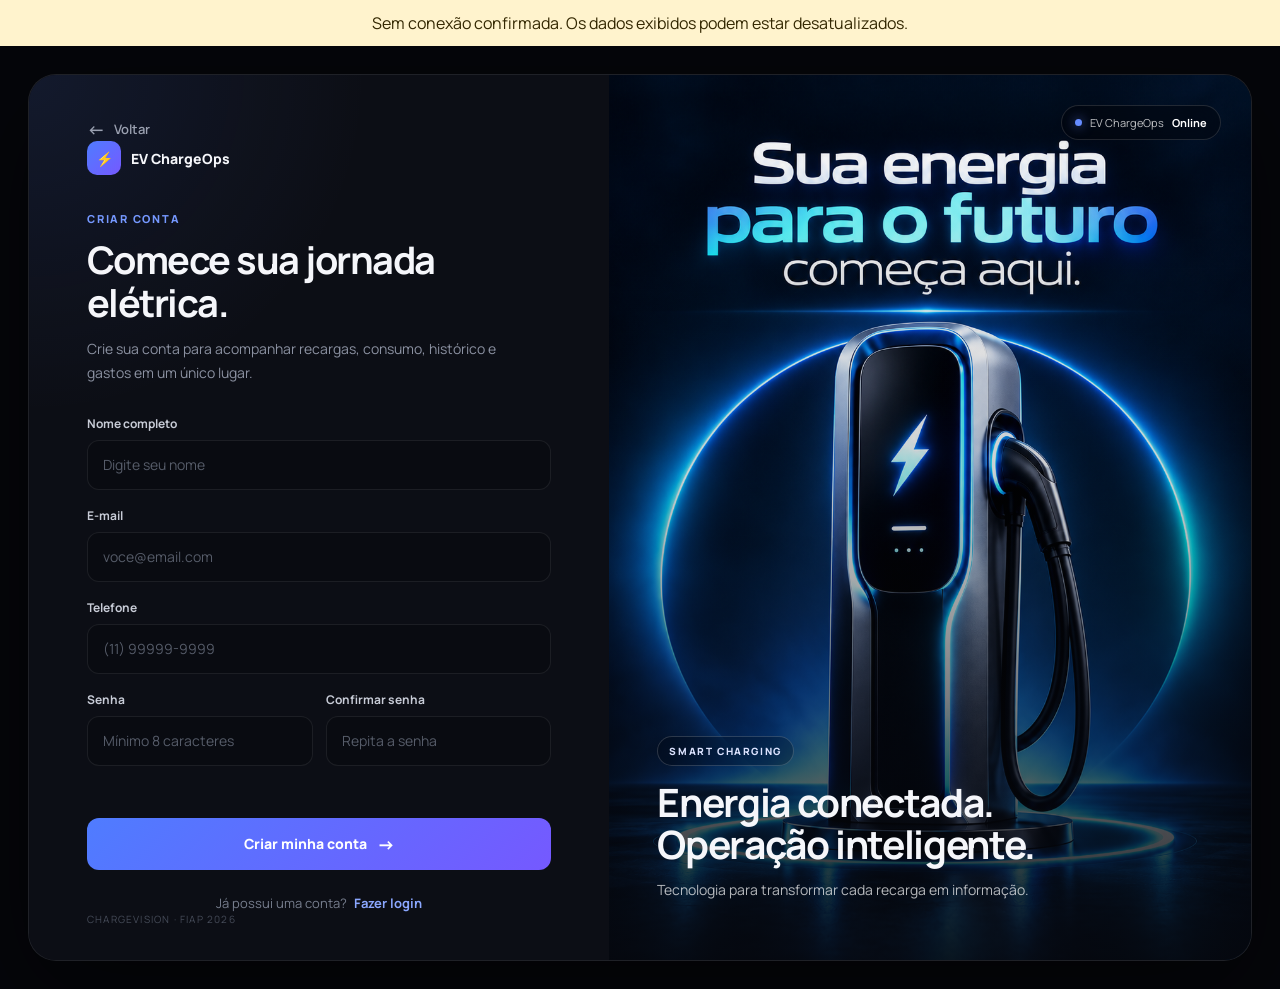
<file: frontend/cadastro.html>
<!DOCTYPE html>
<html lang="pt-BR">

<head>
    <meta charset="UTF-8">

    <meta
        name="viewport"
        content="width=device-width, initial-scale=1.0"
    >

    <title>
        Criar conta | EV ChargeOps
    </title>

    <link
        rel="preconnect"
        href="https://fonts.googleapis.com"
    >

    <link
        rel="preconnect"
        href="https://fonts.gstatic.com"
        crossorigin
    >

    <link
        href="https://fonts.googleapis.com/css2?family=Manrope:wght@400;500;600;700;800&display=swap"
        rel="stylesheet"
    >

    <link
        rel="stylesheet"
        href="cadastro.css"
    >
</head>

<body>

    <main class="cadastro-page">

        <section class="cadastro-shell">

            <!-- FORMULÁRIO -->

            <div class="cadastro-form-area">

                <a
                    class="back-link"
                    href="login.html"
                >
                    <span>←</span>
                    Voltar
                </a>

                <div class="cadastro-card">

                    <div class="brand">

                        <div class="brand-icon">
                            ⚡
                        </div>

                        <span>
                            EV ChargeOps
                        </span>

                    </div>

                    <div class="cadastro-heading">

                        <span class="heading-label">
                            CRIAR CONTA
                        </span>

                        <h1>
                            Comece sua jornada
                            elétrica.
                        </h1>

                        <p>
                            Crie sua conta para acompanhar
                            recargas, consumo, histórico e
                            gastos em um único lugar.
                        </p>

                    </div>

                    <form id="form-cadastro">

                        <div class="form-group">

                            <label for="nome">
                                Nome completo
                            </label>

                            <input
                                id="nome"
                                type="text"
                                autocomplete="name"
                                placeholder="Digite seu nome"
                                required
                            >

                        </div>

                        <div class="form-group">

                            <label for="email">
                                E-mail
                            </label>

                            <input
                                id="email"
                                type="email"
                                autocomplete="email"
                                placeholder="voce@email.com"
                                required
                            >

                        </div>

                        <div class="form-group">

                            <label for="telefone">
                                Telefone
                            </label>

                            <input
                                id="telefone"
                                type="tel"
                                autocomplete="tel"
                                placeholder="(11) 99999-9999"
                            >

                        </div>

                        <div class="form-row">

                            <div class="form-group">

                                <label for="senha">
                                    Senha
                                </label>

                                <input
                                    id="senha"
                                    type="password"
                                    minlength="8"
                                    autocomplete="new-password"
                                    placeholder="Mínimo 8 caracteres"
                                    required
                                >

                            </div>

                            <div class="form-group">

                                <label for="confirmar-senha">
                                    Confirmar senha
                                </label>

                                <input
                                    id="confirmar-senha"
                                    type="password"
                                    minlength="8"
                                    autocomplete="new-password"
                                    placeholder="Repita a senha"
                                    required
                                >

                            </div>

                        </div>

                        <div
                            id="cadastro-mensagem"
                            class="form-message"
                        ></div>

                        <button
                            id="btn-cadastrar"
                            type="submit"
                        >
                            Criar minha conta
                            <span>→</span>
                        </button>

                    </form>

                    <p class="login-link">

                        Já possui uma conta?

                        <a href="login.html">
                            Fazer login
                        </a>

                    </p>

                </div>

                <span class="footer-text">
                    ChargeVision · FIAP 2026
                </span>

            </div>

            <!-- IMAGEM -->

            <div class="cadastro-visual">

                <img
                    src="assets/cadastro-ev.jpg"
                    alt="Veículo elétrico conectado a uma estação de recarga"
                >

                <div class="visual-overlay"></div>

                <div class="visual-content">

                    <span class="visual-tag">
                        SMART CHARGING
                    </span>

                    <h2>
                        Energia conectada.
                        <br>
                        Operação inteligente.
                    </h2>

                    <p>
                        Tecnologia para transformar
                        cada recarga em informação.
                    </p>

                </div>

                <div class="visual-status">

                    <span class="status-dot"></span>

                    EV ChargeOps
                    <strong>Online</strong>

                </div>

            </div>

        </section>

    </main>

    <script src="api.js"></script>
<script src="cadastro.js"></script>

</body>

</html>
</file>
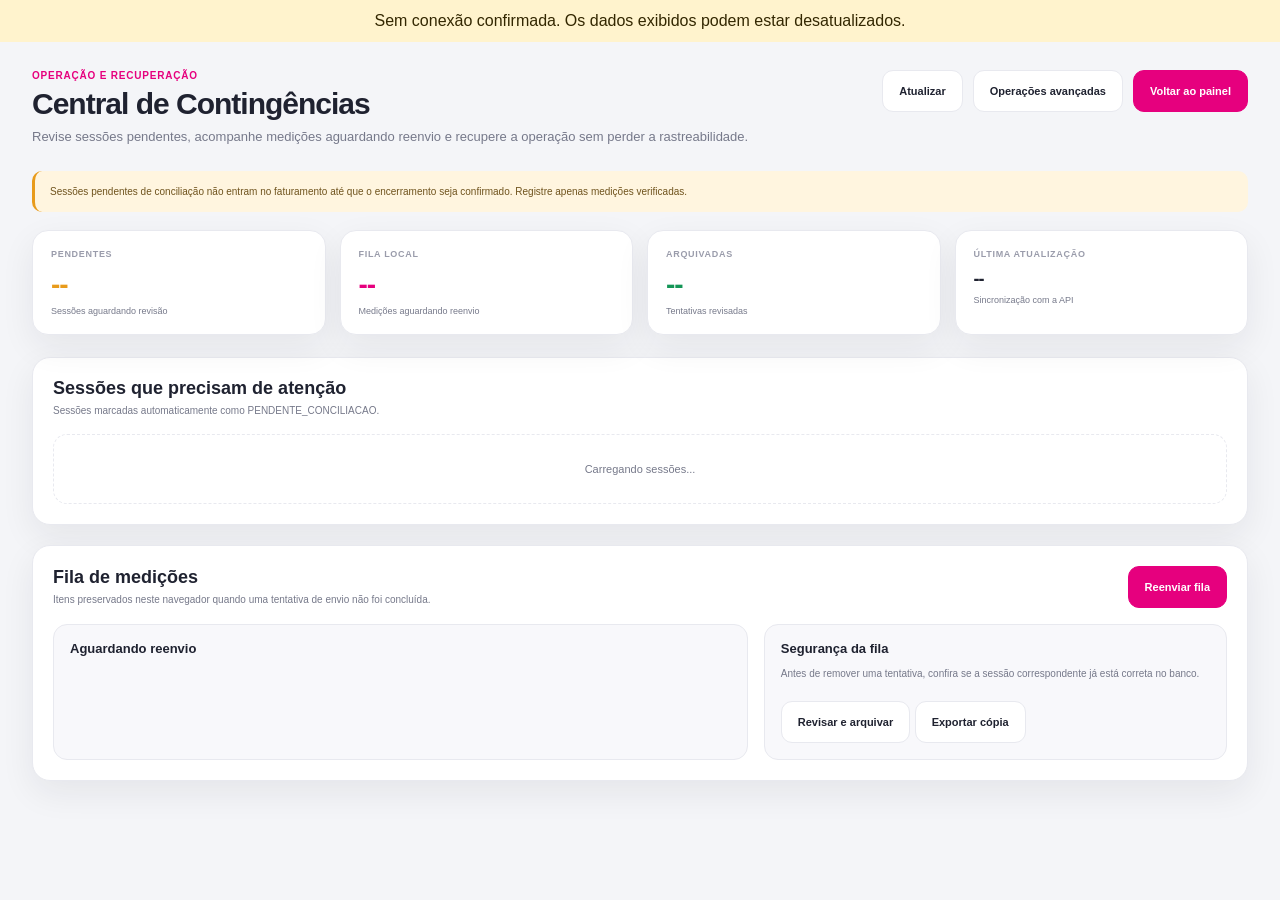
<file: frontend/contingencia.html>
<!doctype html>
<html lang="pt-BR">
<head>
    <meta charset="utf-8">
    <meta name="viewport" content="width=device-width, initial-scale=1">

    <title>Charge Vision | Contingências</title>

    <style>
        :root {
            --bg: #f4f5f8;
            --card: #ffffff;
            --card-soft: #f8f8fb;

            --text: #1f2230;
            --text-soft: #76798a;
            --text-light: #9a9cab;

            --border: #e8e9ef;

            --primary: #e6007e;
            --primary-dark: #bf0069;
            --primary-soft: #fde8f3;

            --success: #149657;
            --success-soft: #e7f7ef;

            --warning: #e89b1b;
            --warning-soft: #fff5df;

            --danger: #d9365e;
            --danger-soft: #fff1f4;

            --shadow:
                0 12px 34px
                rgba(24, 27, 40, 0.07);
        }

        * {
            box-sizing: border-box;
        }

        body {
            margin: 0;

            font-family:
                Inter,
                Arial,
                Helvetica,
                sans-serif;

            background: var(--bg);
            color: var(--text);
        }

        button,
        input,
        select {
            font: inherit;
        }

        button {
            cursor: pointer;
        }

        .page-shell {
            max-width: 1320px;

            margin: 0 auto;

            padding:
                28px
                32px
                42px;
        }

        .topbar {
            display: flex;
            align-items: flex-start;
            justify-content: space-between;

            gap: 24px;

            margin-bottom: 24px;
        }

        .eyebrow {
            display: block;

            margin-bottom: 6px;

            color: var(--primary);

            font-size: 10px;
            font-weight: 800;

            letter-spacing: 0.8px;

            text-transform: uppercase;
        }

        h1 {
            margin:
                0
                0
                6px;

            font-size: 30px;

            letter-spacing: -1px;
        }

        .topbar p {
            margin: 0;

            color: var(--text-soft);

            font-size: 13px;

            line-height: 1.5;
        }

        .top-actions {
            display: flex;

            gap: 10px;

            flex-wrap: wrap;
        }

        .btn {
            min-height: 42px;

            padding:
                0
                16px;

            border:
                1px solid
                var(--border);

            border-radius: 11px;

            background: var(--card);

            color: var(--text);

            font-size: 11px;
            font-weight: 800;
        }

        .btn:hover {
            border-color:
                rgba(
                    230,
                    0,
                    126,
                    0.35
                );

            color: var(--primary);
        }

        .btn-primary {
            border-color:
                var(--primary);

            background:
                var(--primary);

            color: #ffffff;
        }

        .btn-primary:hover {
            background:
                var(--primary-dark);

            color: #ffffff;
        }

        .btn-danger {
            border-color:
                var(--danger);

            color:
                var(--danger);
        }

        .metrics {
            display: grid;

            grid-template-columns:
                repeat(
                    4,
                    minmax(0, 1fr)
                );

            gap: 14px;

            margin-bottom: 22px;
        }

        .metric-card {
            padding: 18px;

            border:
                1px solid
                var(--border);

            border-radius: 16px;

            background: var(--card);

            box-shadow:
                var(--shadow);
        }

        .metric-label {
            display: block;

            margin-bottom: 10px;

            color: var(--text-light);

            font-size: 9px;
            font-weight: 800;

            text-transform: uppercase;

            letter-spacing: 0.7px;
        }

        .metric-card strong {
            display: block;

            font-size: 28px;

            letter-spacing: -1px;
        }

        .metric-card small {
            display: block;

            margin-top: 5px;

            color: var(--text-soft);

            font-size: 9px;
        }

        .metric-card.warning strong {
            color: var(--warning);
        }

        .metric-card.primary strong {
            color: var(--primary);
        }

        .metric-card.success strong {
            color: var(--success);
        }

        .panel {
            margin-bottom: 20px;

            padding: 20px;

            border:
                1px solid
                var(--border);

            border-radius: 18px;

            background: var(--card);

            box-shadow:
                var(--shadow);
        }

        .panel-heading {
            display: flex;
            align-items: center;
            justify-content: space-between;

            gap: 16px;

            margin-bottom: 16px;
        }

        .panel-heading h2 {
            margin:
                0
                0
                4px;

            font-size: 18px;
        }

        .panel-heading p {
            margin: 0;

            color: var(--text-soft);

            font-size: 10px;

            line-height: 1.5;
        }

        .incident-list {
            display: grid;

            gap: 12px;
        }

        .incident-card {
            display: grid;

            grid-template-columns:
                minmax(0, 1fr)
                auto;

            gap: 18px;

            padding: 17px;

            border:
                1px solid
                var(--border);

            border-radius: 14px;

            background:
                var(--card-soft);
        }

        .incident-top {
            display: flex;
            align-items: center;

            gap: 10px;

            flex-wrap: wrap;

            margin-bottom: 10px;
        }

        .incident-title {
            font-size: 14px;
            font-weight: 800;
        }

        .badge {
            display: inline-flex;
            align-items: center;

            min-height: 24px;

            padding:
                0
                9px;

            border-radius: 999px;

            font-size: 8px;
            font-weight: 800;

            text-transform: uppercase;
        }

        .badge-warning {
            background:
                var(--warning-soft);

            color:
                var(--warning);
        }

        .incident-meta {
            display: grid;

            grid-template-columns:
                repeat(
                    4,
                    minmax(0, 1fr)
                );

            gap: 10px;
        }

        .meta-item span {
            display: block;

            margin-bottom: 4px;

            color:
                var(--text-light);

            font-size: 8px;
            font-weight: 800;

            text-transform: uppercase;
        }

        .meta-item strong {
            display: block;

            color:
                var(--text);

            font-size: 10px;

            line-height: 1.4;
        }

        .incident-actions {
            display: flex;

            align-items: center;

            gap: 8px;
        }

        .empty-state {
            padding: 28px;

            border:
                1px dashed
                var(--border);

            border-radius: 14px;

            text-align: center;

            color:
                var(--text-soft);

            font-size: 11px;
        }

        .queue-grid {
            display: grid;

            grid-template-columns:
                1.2fr
                0.8fr;

            gap: 16px;
        }

        .queue-box {
            padding: 16px;

            border:
                1px solid
                var(--border);

            border-radius: 14px;

            background:
                var(--card-soft);
        }

        .queue-box h3 {
            margin:
                0
                0
                10px;

            font-size: 13px;
        }

        .queue-box p {
            margin:
                0
                0
                12px;

            color:
                var(--text-soft);

            font-size: 10px;

            line-height: 1.5;
        }

        .queue-items {
            display: grid;

            gap: 8px;
        }

        .queue-item {
            padding: 11px;

            border:
                1px solid
                var(--border);

            border-radius: 11px;

            background:
                var(--card);

            font-size: 9px;

            line-height: 1.5;
        }

        .advanced {
            display: none;
        }

        .advanced.show {
            display: block;
        }

        .advanced-grid {
            display: grid;

            grid-template-columns:
                repeat(
                    2,
                    minmax(0, 1fr)
                );

            gap: 16px;
        }

        .form-card {
            padding: 17px;

            border:
                1px solid
                var(--border);

            border-radius: 14px;

            background:
                var(--card-soft);
        }

        .form-card h3 {
            margin:
                0
                0
                12px;

            font-size: 13px;
        }

        label {
            display: block;

            margin:
                10px
                0
                5px;

            color:
                var(--text-soft);

            font-size: 9px;
            font-weight: 700;
        }

        input,
        select {
            width: 100%;

            min-height: 40px;

            padding:
                0
                11px;

            border:
                1px solid
                var(--border);

            border-radius: 10px;

            background:
                var(--card);

            color:
                var(--text);

            outline: none;
        }

        input:focus,
        select:focus {
            border-color:
                var(--primary);

            box-shadow:
                0 0 0 3px
                rgba(
                    230,
                    0,
                    126,
                    0.08
                );
        }

        .form-card .btn {
            width: 100%;

            margin-top: 14px;
        }

        .result {
            display: none;

            margin-top: 18px;

            padding: 14px;

            border-radius: 12px;

            background: #20222c;

            color: #f7f7f9;

            font-size: 10px;

            white-space: pre-wrap;

            overflow-wrap: anywhere;
        }

        .result.show {
            display: block;
        }

        .note {
            margin-bottom: 18px;

            padding:
                13px
                15px;

            border-left:
                3px solid
                var(--warning);

            border-radius: 10px;

            background:
                var(--warning-soft);

            color: #6f531d;

            font-size: 10px;

            line-height: 1.5;
        }

        @media (
            max-width: 920px
        ) {

            .metrics {
                grid-template-columns:
                    repeat(
                        2,
                        minmax(0, 1fr)
                    );
            }

            .queue-grid,
            .advanced-grid {
                grid-template-columns:
                    1fr;
            }

            .incident-meta {
                grid-template-columns:
                    repeat(
                        2,
                        minmax(0, 1fr)
                    );
            }

        }

        @media (
            max-width: 620px
        ) {

            .page-shell {
                padding:
                    20px
                    14px
                    30px;
            }

            .topbar {
                flex-direction:
                    column;
            }

            .metrics {
                grid-template-columns:
                    1fr;
            }

            .incident-card {
                grid-template-columns:
                    1fr;
            }

            .incident-actions {
                align-items:
                    stretch;

                flex-direction:
                    column;
            }

            .incident-meta {
                grid-template-columns:
                    1fr;
            }

        }

    </style>
</head>

<body>

<div class="page-shell">

    <header class="topbar">

        <div>

            <span class="eyebrow">
                Operação e recuperação
            </span>

            <h1>
                Central de Contingências
            </h1>

            <p>
                Revise sessões pendentes,
                acompanhe medições aguardando reenvio
                e recupere a operação sem perder
                a rastreabilidade.
            </p>

        </div>

        <div class="top-actions">

            <button
                id="btn-refresh"
                class="btn"
                type="button"
            >
                Atualizar
            </button>

            <button
                id="btn-advanced"
                class="btn"
                type="button"
            >
                Operações avançadas
            </button>

            <a
                class="btn btn-primary"
                href="index.html"
                style="
                    display:inline-flex;
                    align-items:center;
                    text-decoration:none;
                "
            >
                Voltar ao painel
            </a>

        </div>

    </header>


    <div class="note">

        Sessões pendentes de conciliação
        não entram no faturamento até que
        o encerramento seja confirmado.

        Registre apenas medições verificadas.

    </div>


    <section class="metrics">

        <article
            class="metric-card warning"
        >

            <span class="metric-label">
                Pendentes
            </span>

            <strong id="metric-pending">
                --
            </strong>

            <small>
                Sessões aguardando revisão
            </small>

        </article>


        <article
            class="metric-card primary"
        >

            <span class="metric-label">
                Fila local
            </span>

            <strong id="metric-queue">
                --
            </strong>

            <small>
                Medições aguardando reenvio
            </small>

        </article>


        <article
            class="metric-card success"
        >

            <span class="metric-label">
                Arquivadas
            </span>

            <strong id="metric-archived">
                --
            </strong>

            <small>
                Tentativas revisadas
            </small>

        </article>


        <article class="metric-card">

            <span class="metric-label">
                Última atualização
            </span>

            <strong
                id="metric-update"
                style="font-size:18px;"
            >
                --
            </strong>

            <small>
                Sincronização com a API
            </small>

        </article>

    </section>


    <section class="panel">

        <div class="panel-heading">

            <div>

                <h2>
                    Sessões que precisam de atenção
                </h2>

                <p>
                    Sessões marcadas automaticamente
                    como PENDENTE_CONCILIACAO.
                </p>

            </div>

        </div>


        <div
            id="pending-list"
            class="incident-list"
        >

            <div class="empty-state">
                Carregando sessões...
            </div>

        </div>

    </section>


    <section class="panel">

        <div class="panel-heading">

            <div>

                <h2>
                    Fila de medições
                </h2>

                <p>
                    Itens preservados neste navegador
                    quando uma tentativa de envio
                    não foi concluída.
                </p>

            </div>


            <button
                id="replay"
                class="btn btn-primary"
                type="button"
            >
                Reenviar fila
            </button>

        </div>


        <div class="queue-grid">

            <div class="queue-box">

                <h3>
                    Aguardando reenvio
                </h3>

                <div
                    id="queue-items"
                    class="queue-items"
                ></div>

            </div>


            <div class="queue-box">

                <h3>
                    Segurança da fila
                </h3>

                <p>
                    Antes de remover uma tentativa,
                    confira se a sessão correspondente
                    já está correta no banco.
                </p>

                <button
                    id="btn-review-queue"
                    class="btn"
                    type="button"
                >
                    Revisar e arquivar
                </button>


                <button
                    id="btn-export-queue"
                    class="btn"
                    type="button"
                    style="margin-top:8px;"
                >
                    Exportar cópia
                </button>

            </div>

        </div>


        <div
            id="queue-review"
            style="margin-top:16px;"
            hidden
        ></div>

    </section>


    <section
        id="advanced-area"
        class="panel advanced"
    >

        <div class="panel-heading">

            <div>

                <h2>
                    Operações avançadas
                </h2>

                <p>
                    Use somente quando for necessário
                    registrar ou corrigir manualmente
                    uma operação.
                </p>

            </div>

        </div>


        <div class="advanced-grid">

            <div class="form-card">

                <h3>
                    Registrar início
                </h3>

                <form id="start">

                    <label>
                        Usuário
                    </label>

                    <select
                        id="start-user"
                        name="usuario_id"
                        required
                    ></select>


                    <label>
                        Carregador
                    </label>

                    <select
                        id="start-charger"
                        name="carregador_id"
                        required
                    ></select>


                    <label>
                        Cartão RFID
                    </label>

                    <select
                        id="start-card"
                        name="cartao_id"
                        required
                    ></select>


                    <label>
                        Horário inicial
                    </label>

                    <input
                        name="inicio"
                        type="datetime-local"
                        required
                    >


                    <label>
                        Tarifa por kWh
                    </label>

                    <input
                        name="tarifa"
                        type="number"
                        step="0.001"
                        min="0"
                        value="0.95"
                        required
                    >


                    <button
                        class="btn btn-primary"
                        type="submit"
                    >
                        Registrar início
                    </button>

                </form>

            </div>


            <div class="form-card">

                <h3>
                    Registrar medição ou encerramento
                </h3>

                <form id="measure">

                    <label>
                        Sessão
                    </label>

                    <input
                        id="measure-session"
                        name="sessao_id"
                        type="number"
                        min="1"
                        required
                    >


                    <label>
                        Horário da medição
                    </label>

                    <input
                        id="measure-time"
                        name="instante"
                        type="datetime-local"
                        required
                    >


                    <label>
                        Consumo acumulado da sessão
                    </label>

                    <input
                        id="measure-consumption"
                        name="consumo_kwh"
                        type="number"
                        step="0.001"
                        min="0"
                        required
                    >


                    <label>
                        Ação
                    </label>

                    <select
                        id="measure-finish"
                        name="encerrar"
                    >

                        <option value="false">
                            Medição periódica
                        </option>

                        <option value="true">
                            Confirmar medição final
                            e encerrar
                        </option>

                    </select>


                    <button
                        class="btn btn-primary"
                        type="submit"
                    >
                        Registrar medição
                    </button>

                </form>

            </div>


            <div class="form-card">

                <h3>
                    Marcar sessão como pendente
                </h3>

                <form id="pending">

                    <label>
                        Sessão
                    </label>

                    <input
                        id="pending-session"
                        name="sessao_id"
                        type="number"
                        min="1"
                        required
                    >

                    <button
                        class="btn"
                        type="submit"
                    >
                        Marcar como pendente
                    </button>

                </form>

            </div>


            <div class="form-card">

                <h3>
                    Importar relatório SEMS
                </h3>

                <form id="report">

                    <label>
                        CSV agregado da estação
                    </label>

                    <input
                        name="arquivo"
                        type="file"
                        accept=".csv"
                        required
                    >

                    <button
                        class="btn"
                        type="submit"
                    >
                        Importar relatório
                    </button>

                </form>

            </div>

        </div>

    </section>


    <pre
        id="result"
        class="result"
        role="status"
    ></pre>

</div>


<script src="api.js"></script>
<script src="contingencia.js"></script>

</body>
</html>
</file>
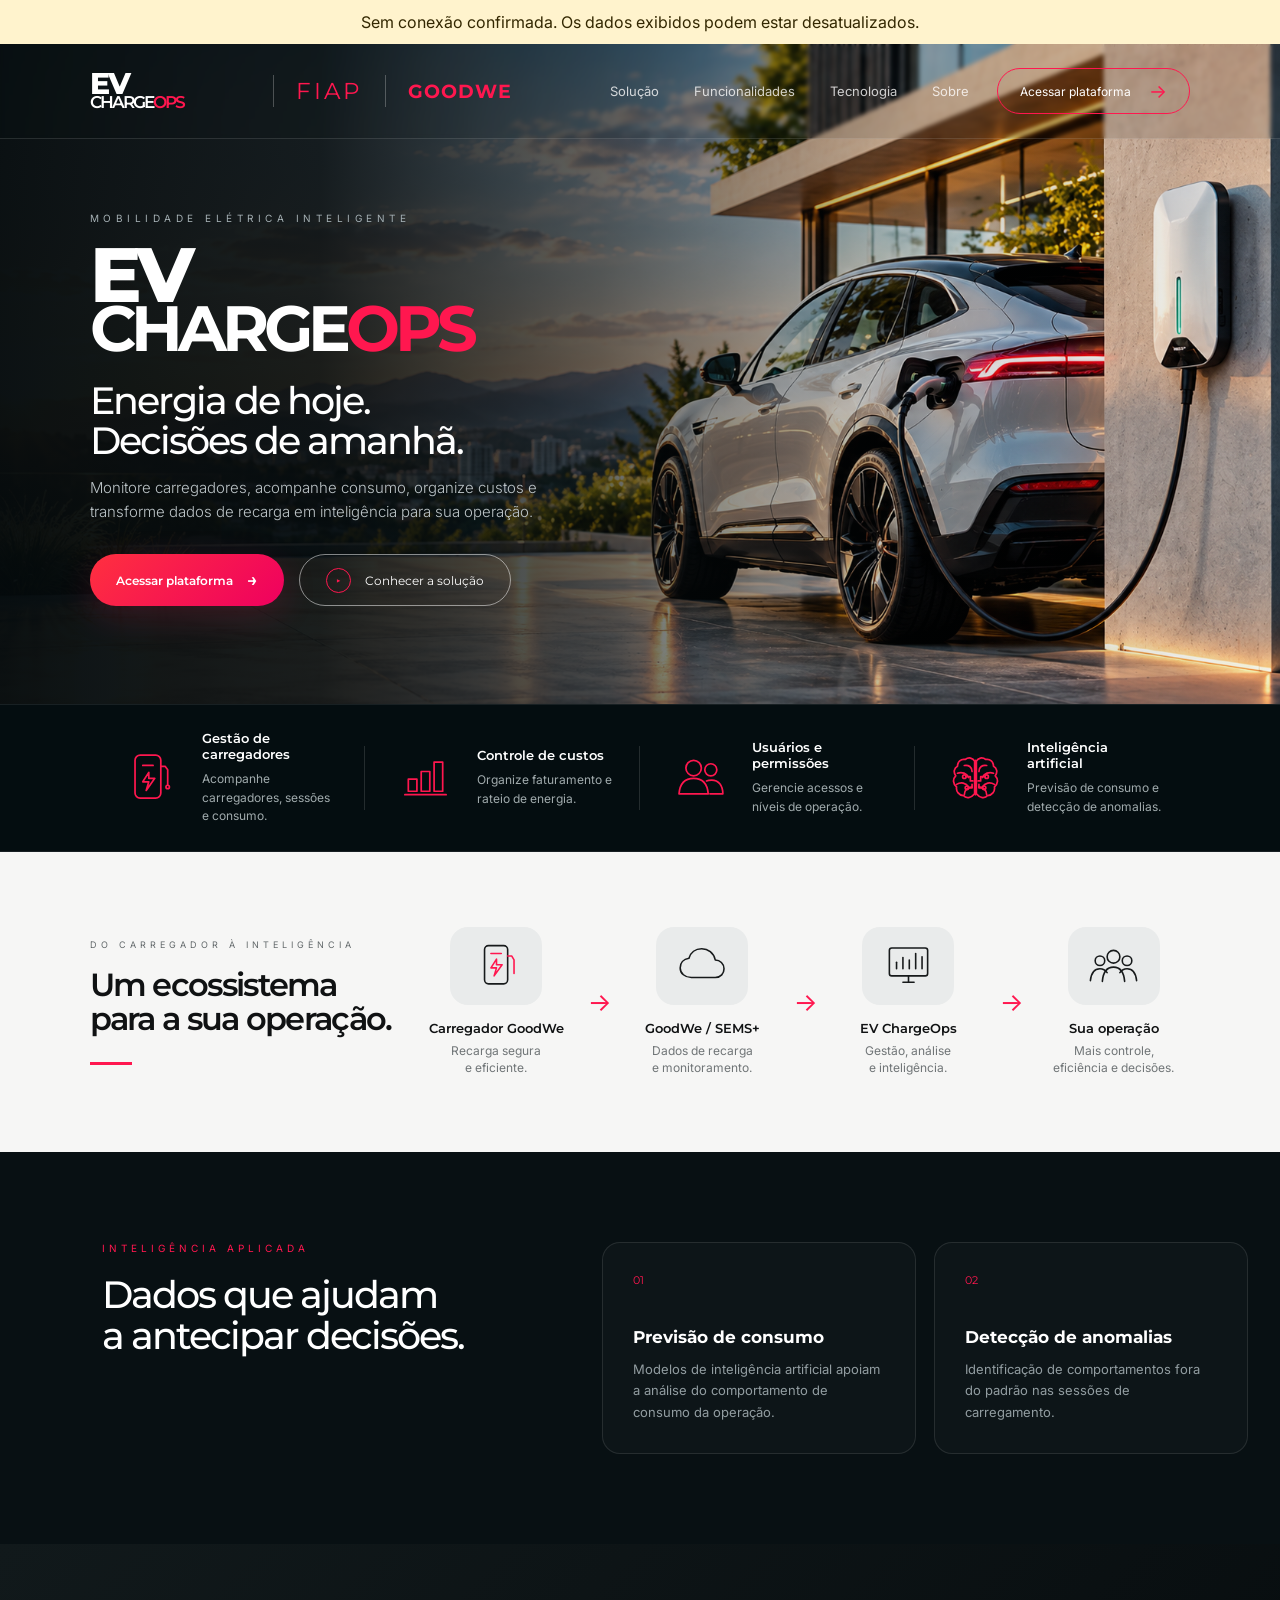
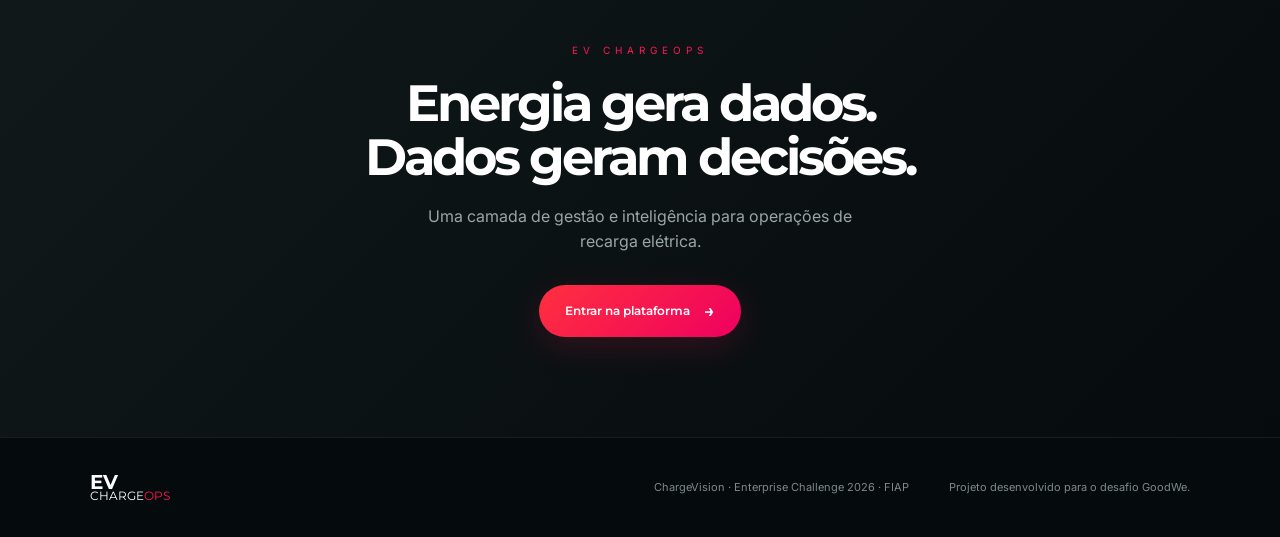
<file: frontend/landing.html>
<!DOCTYPE html>
<html lang="pt-BR">

<head>
    <meta charset="UTF-8">
    <meta name="viewport" content="width=device-width, initial-scale=1.0">

    <title>EV ChargeOps | Mobilidade Elétrica Inteligente</title>

    <meta
        name="description"
        content="EV ChargeOps - Gestão, análise e inteligência para operações de recarga de veículos elétricos."
    >

    <!-- FONTES -->
    <link rel="preconnect" href="https://fonts.googleapis.com">
    <link rel="preconnect" href="https://fonts.gstatic.com" crossorigin>

    <link
        href="https://fonts.googleapis.com/css2?family=Inter:wght@300;400;500;600&family=Montserrat:wght@400;500;600;700;800&display=swap"
        rel="stylesheet"
    >

    <link rel="stylesheet" href="landing.css">
</head>

<body>

    <!-- =====================================================
         HERO
    ====================================================== -->

    <section class="hero" id="inicio">

        <div class="hero-background"></div>
        <div class="hero-overlay"></div>

        <!-- HEADER TRANSPARENTE -->

        <header class="header">

            <a href="#inicio" class="logo">

                <span class="logo-ev">
                    EV
                </span>

                <span class="logo-charge">
                    CHARGE<span>OPS</span>
                </span>

            </a>


            <div class="partners">

                <span class="divider"></span>

                <span class="fiap">
                    FIAP
                </span>

                <span class="divider"></span>

                <span class="goodwe">
                    GOODWE
                </span>

            </div>


            <nav class="nav">

                <a href="#solucao">
                    Solução
                </a>

                <a href="#funcionalidades">
                    Funcionalidades
                </a>

                <a href="#tecnologia">
                    Tecnologia
                </a>

                <a href="#sobre">
                    Sobre
                </a>

            </nav>


            <a
                href="login.html"
                class="btn-header"
            >
                Acessar plataforma
                <span>→</span>
            </a>


            <button
                class="menu-mobile"
                id="menu-mobile"
                aria-label="Abrir menu"
            >
                <span></span>
                <span></span>
                <span></span>
            </button>

        </header>


        <!-- HERO CONTENT -->

        <div class="hero-content">

            <div class="hero-copy">

                <span class="eyebrow">
                    MOBILIDADE ELÉTRICA INTELIGENTE
                </span>


                <div class="main-logo">

                    <span class="main-logo-ev">
                        EV
                    </span>

                    <span class="main-logo-charge">
                        CHARGE<span>OPS</span>
                    </span>

                </div>


                <h1>
                    Energia de hoje.<br>
                    Decisões de amanhã.
                </h1>


                <p>
                    Monitore carregadores, acompanhe consumo,
                    organize custos e transforme dados de recarga
                    em inteligência para sua operação.
                </p>


                <div class="hero-buttons">

                    <a
                        href="login.html"
                        class="btn-primary"
                    >
                        Acessar plataforma
                        <span>→</span>
                    </a>


                    <a
                        href="#solucao"
                        class="btn-outline"
                    >
                        <span class="play">
                            ▶
                        </span>

                        Conhecer a solução
                    </a>

                </div>

            </div>

        </div>

    </section>


    <!-- =====================================================
         FAIXA PRETA - FUNCIONALIDADES
    ====================================================== -->

    <section
        class="features"
        id="funcionalidades"
    >

        <!-- GESTÃO DE CARREGADORES -->

        <article class="feature">

            <div class="feature-icon">

                <svg
                    viewBox="0 0 64 64"
                    aria-hidden="true"
                >
                    <rect
                        x="14"
                        y="6"
                        width="30"
                        height="50"
                        rx="6"
                    />

                    <path d="M23 18h12" />

                    <path
                        d="M30 26l-7 11h7l-3 10 10-14h-7z"
                    />

                    <path
                        d="M44 19h5l3 4v18"
                    />

                    <circle
                        cx="52"
                        cy="43"
                        r="2"
                    />

                </svg>

            </div>


            <div class="feature-text">

                <h3>
                    Gestão de carregadores
                </h3>

                <p>
                    Acompanhe carregadores,
                    sessões e consumo.
                </p>

            </div>

        </article>


        <!-- CONTROLE DE CUSTOS -->

        <article class="feature">

            <div class="feature-icon">

                <svg
                    viewBox="0 0 64 64"
                    aria-hidden="true"
                >

                    <path d="M8 52h48" />

                    <rect
                        x="12"
                        y="34"
                        width="10"
                        height="14"
                    />

                    <rect
                        x="27"
                        y="25"
                        width="10"
                        height="23"
                    />

                    <rect
                        x="42"
                        y="14"
                        width="10"
                        height="34"
                    />

                </svg>

            </div>


            <div class="feature-text">

                <h3>
                    Controle de custos
                </h3>

                <p>
                    Organize faturamento
                    e rateio de energia.
                </p>

            </div>

        </article>


        <!-- USUÁRIOS E PERMISSÕES -->

        <article class="feature">

            <div class="feature-icon">

                <svg
                    viewBox="0 0 64 64"
                    aria-hidden="true"
                >

                    <!-- USUÁRIO PRINCIPAL -->

                    <circle
                        cx="24"
                        cy="21"
                        r="9"
                    />

                    <path
                        d="
                        M7 51
                        C8 39 14 33 24 33
                        C34 33 40 39 41 51
                        Z
                        "
                    />


                    <!-- SEGUNDO USUÁRIO -->

                    <circle
                        cx="44"
                        cy="23"
                        r="7"
                    />

                    <path
                        d="
                        M39 36
                        C41 35 43 35 45 35
                        C53 35 58 41 58 51
                        H43
                        "
                    />

                </svg>

            </div>


            <div class="feature-text">

                <h3>
                    Usuários e permissões
                </h3>

                <p>
                    Gerencie acessos e
                    níveis de operação.
                </p>

            </div>

        </article>


        <!-- INTELIGÊNCIA ARTIFICIAL -->

        <article class="feature">

            <div class="feature-icon">

                <svg
                    viewBox="0 0 64 64"
                    aria-hidden="true"
                >

                    <!-- CÉREBRO - LADO ESQUERDO -->
                    <path d="
                        M31 13
                        C29 9 24 8 20 11
                        C15 10 11 14 11 19
                        C7 21 6 26 9 30
                        C5 34 6 40 10 43
                        C9 48 13 53 18 53
                        C21 57 27 56 31 51
                        Z
                    "/>

                    <!-- CÉREBRO - LADO DIREITO -->
                    <path d="
                        M33 13
                        C35 9 40 8 44 11
                        C49 10 53 14 53 19
                        C57 21 58 26 55 30
                        C59 34 58 40 54 43
                        C55 48 51 53 46 53
                        C43 57 37 56 33 51
                        Z
                    "/>

                    <!-- DIVISÃO CENTRAL -->
                    <path d="M32 12V52"/>

                    <!-- DOBRAS DO LADO ESQUERDO -->
                    <path d="M19 18C24 17 28 20 28 25"/>
                    <path d="M11 27C16 25 22 27 24 32"/>
                    <path d="M10 40C15 37 21 38 24 43"/>
                    <path d="M19 52C19 47 23 43 28 43"/>

                    <!-- DOBRAS DO LADO DIREITO -->
                    <path d="M45 18C40 17 36 20 36 25"/>
                    <path d="M53 27C48 25 42 27 40 32"/>
                    <path d="M54 40C49 37 43 38 40 43"/>
                    <path d="M45 52C45 47 41 43 36 43"/>

                    <!-- CIRCUITOS / CONEXÕES DE IA -->

                    <circle cx="19" cy="31" r="2"/>
                    <path d="M21 31H26V36H29"/>

                    <circle cx="22" cy="44" r="2"/>
                    <path d="M24 44H28V40"/>

                    <circle cx="45" cy="31" r="2"/>
                    <path d="M43 31H38V36H35"/>

                    <circle cx="42" cy="44" r="2"/>
                    <path d="M40 44H36V40"/>

                </svg>

            </div>


            <div class="feature-text">

                <h3>
                    Inteligência artificial
                </h3>

                <p>
                    Previsão de consumo e
                    detecção de anomalias.
                </p>

            </div>

        </article>

    </section>


    <!-- =====================================================
         PARTE BRANCA
         MANTIDA
    ====================================================== -->

    <section
        class="ecosystem"
        id="solucao"
    >

        <div class="ecosystem-heading">

            <span>
                DO CARREGADOR À INTELIGÊNCIA
            </span>

            <h2>
                Um ecossistema<br>
                para a sua operação.
            </h2>

            <div class="accent-line"></div>

        </div>


        <div class="ecosystem-flow">


            <!-- CARREGADOR GOODWE -->

            <article class="flow-item">

                <div class="flow-icon">

                    <svg viewBox="0 0 64 64">

                        <rect
                            x="17"
                            y="7"
                            width="29"
                            height="48"
                            rx="5"
                        />

                        <path d="M25 17h13" />

                        <path
                            d="M32 24l-7 11h7l-3 10 10-14h-7z"
                        />

                        <path
                            d="M46 20h5l3 5v17"
                        />

                    </svg>

                </div>

                <h3>
                    Carregador GoodWe
                </h3>

                <p>
                    Recarga segura<br>
                    e eficiente.
                </p>

            </article>


            <div class="flow-arrow">
                →
            </div>


            <!-- GOODWE / SEMS+ -->

            <article class="flow-item">

                <div class="flow-icon">

                    <svg viewBox="0 0 64 64">

                        <path
                            d="
                            M18 47h30
                            c7 0 11-5 11-11
                            0-6-5-11-11-11
                            -2-9-9-14-17-14
                            -8 0-14 5-16 12
                            -7 1-11 6-11 12
                            0 7 6 12 14 12z
                            "
                        />

                    </svg>

                </div>

                <h3>
                    GoodWe / SEMS+
                </h3>

                <p>
                    Dados de recarga<br>
                    e monitoramento.
                </p>

            </article>


            <div class="flow-arrow">
                →
            </div>


            <!-- EV CHARGEOPS -->

            <article class="flow-item">

                <div class="flow-icon">

                    <svg viewBox="0 0 64 64">

                        <rect
                            x="8"
                            y="10"
                            width="48"
                            height="35"
                            rx="3"
                        />

                        <path d="M17 36V28" />
                        <path d="M25 36V22" />
                        <path d="M33 36V25" />
                        <path d="M41 36V17" />
                        <path d="M49 36V21" />

                        <path d="M25 53h14" />
                        <path d="M32 45v8" />

                    </svg>

                </div>

                <h3>
                    EV ChargeOps
                </h3>

                <p>
                    Gestão, análise<br>
                    e inteligência.
                </p>

            </article>


            <div class="flow-arrow">
                →
            </div>


            <!-- SUA OPERAÇÃO -->

            <article class="flow-item">

                <div class="flow-icon">

                    <svg viewBox="0 0 64 64">

                        <circle
                            cx="32"
                            cy="21"
                            r="8"
                        />

                        <circle
                            cx="15"
                            cy="26"
                            r="6"
                        />

                        <circle
                            cx="49"
                            cy="26"
                            r="6"
                        />

                        <path
                            d="
                            M18 52
                            c1-12 6-18 14-18
                            s13 6 14 18
                            "
                        />

                        <path
                            d="
                            M3 51
                            c1-10 5-15 12-15
                            4 0 7 2 9 5
                            "
                        />

                        <path
                            d="
                            M61 51
                            c-1-10-5-15-12-15
                            -4 0-7 2-9 5
                            "
                        />

                    </svg>

                </div>

                <h3>
                    Sua operação
                </h3>

                <p>
                    Mais controle,<br>
                    eficiência e decisões.
                </p>

            </article>

        </div>

    </section>


    <!-- =====================================================
         TECNOLOGIA
    ====================================================== -->

    <section
        class="technology"
        id="tecnologia"
    >

        <div>

            <span class="section-label">
                INTELIGÊNCIA APLICADA
            </span>

            <h2>
                Dados que ajudam<br>
                a antecipar decisões.
            </h2>

        </div>


        <div class="technology-cards">

            <article>

                <span>
                    01
                </span>

                <h3>
                    Previsão de consumo
                </h3>

                <p>
                    Modelos de inteligência artificial
                    apoiam a análise do comportamento
                    de consumo da operação.
                </p>

            </article>


            <article>

                <span>
                    02
                </span>

                <h3>
                    Detecção de anomalias
                </h3>

                <p>
                    Identificação de comportamentos
                    fora do padrão nas sessões
                    de carregamento.
                </p>

            </article>

        </div>

    </section>


    <!-- =====================================================
         CTA FINAL
    ====================================================== -->

    <section
        class="final-cta"
        id="sobre"
    >

        <span>
            EV CHARGEOPS
        </span>

        <h2>
            Energia gera dados.<br>
            Dados geram decisões.
        </h2>

        <p>
            Uma camada de gestão e inteligência
            para operações de recarga elétrica.
        </p>

        <a
            href="login.html"
            class="btn-primary"
        >
            Entrar na plataforma
            <span>→</span>
        </a>

    </section>


    <!-- =====================================================
         FOOTER
    ====================================================== -->

    <footer class="footer">

        <div class="footer-logo">

            <strong>
                EV
            </strong>

            <span>
                CHARGE<span>OPS</span>
            </span>

        </div>


        <p>
            ChargeVision · Enterprise Challenge 2026 · FIAP
        </p>


        <p>
            Projeto desenvolvido para o desafio GoodWe.
        </p>

    </footer>


    <script src="api.js"></script>
<script src="landing.js"></script>

</body>

</html>
</file>
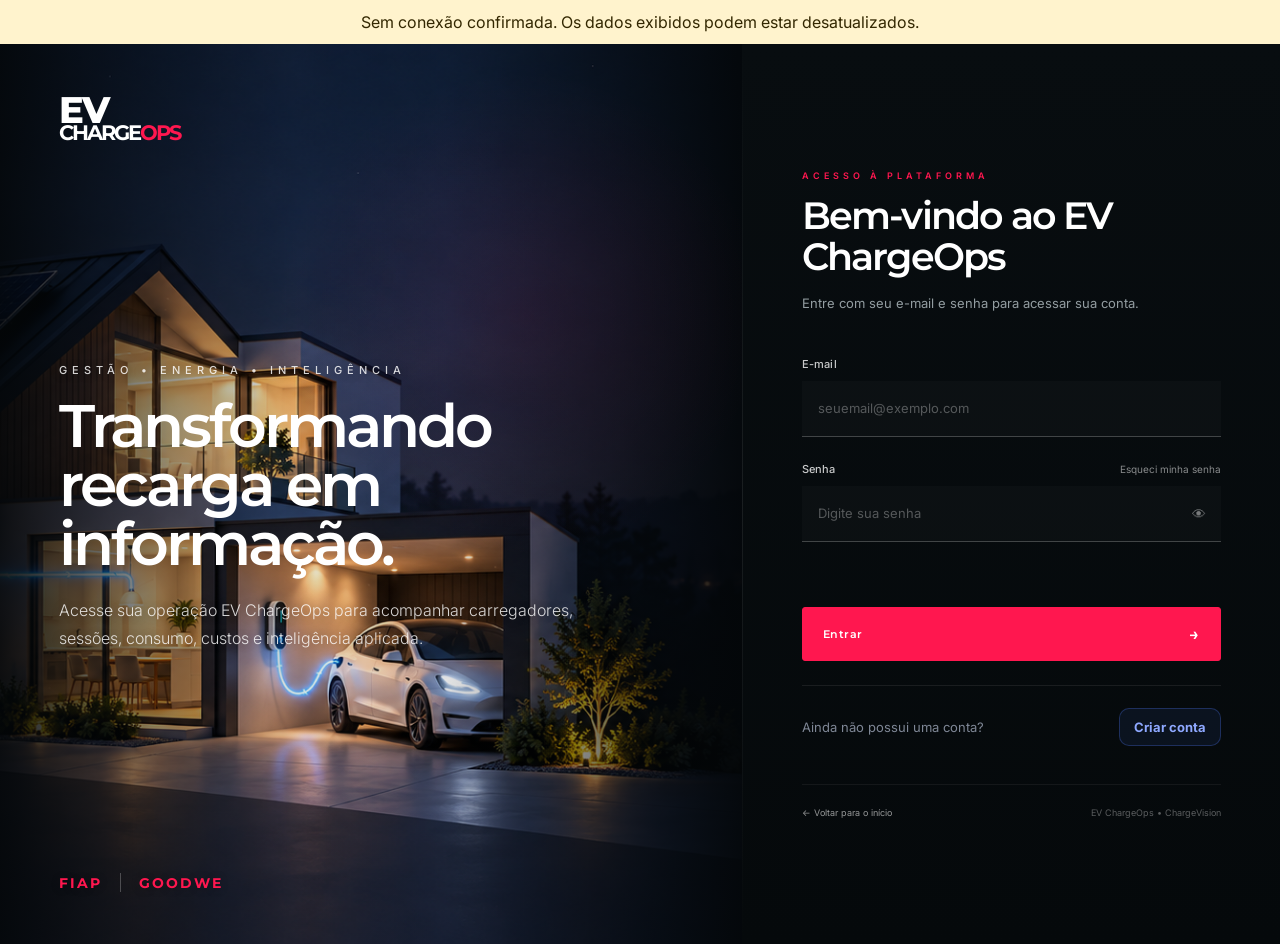
<file: frontend/login.html>
<!DOCTYPE html>
<html lang="pt-BR">
<head>
    <meta charset="UTF-8">

    <meta
        name="viewport"
        content="width=device-width, initial-scale=1.0"
    >

    <title>Login | EV ChargeOps</title>

    <link
        rel="preconnect"
        href="https://fonts.googleapis.com"
    >

    <link
        rel="preconnect"
        href="https://fonts.gstatic.com"
        crossorigin
    >

    <link
        href="https://fonts.googleapis.com/css2?family=Inter:wght@300;400;500;600&family=Montserrat:wght@500;600;700;800&display=swap"
        rel="stylesheet"
    >

    <link
        rel="stylesheet"
        href="login.css"
    >
</head>

<body>

    <main class="login-page">

        <section class="login-visual">

            <div class="visual-overlay"></div>

            <div class="visual-content">

                <a
                    href="landing.html"
                    class="brand"
                >
                    <span class="brand-ev">
                        EV
                    </span>

                    <span class="brand-charge">
                        CHARGE<span>OPS</span>
                    </span>
                </a>

                <div class="visual-copy">

                    <span class="eyebrow">
                        GESTÃO • ENERGIA • INTELIGÊNCIA
                    </span>

                    <h1>
                        Transformando recarga
                        em informação.
                    </h1>

                    <p>
                        Acesse sua operação EV ChargeOps
                        para acompanhar carregadores,
                        sessões, consumo, custos e
                        inteligência aplicada.
                    </p>

                </div>

                <div class="partners">
                    <span>FIAP</span>
                    <span class="divider"></span>
                    <span>GOODWE</span>
                </div>

            </div>

        </section>


        <section class="login-panel">

            <div class="login-box">

                <div class="login-heading">

                    <span class="section-label">
                        ACESSO À PLATAFORMA
                    </span>

                    <h2>
                        Bem-vindo ao
                        EV ChargeOps
                    </h2>

                    <p>
                        Entre com seu e-mail e senha
                        para acessar sua conta.
                    </p>

                </div>


                <form
                    id="login-form"
                    class="login-form"
                >

                    <div class="form-group">

                        <label for="email">
                            E-mail
                        </label>

                        <input
                            type="email"
                            id="email"
                            name="email"
                            placeholder="seuemail@exemplo.com"
                            autocomplete="email"
                            required
                        >

                    </div>


                    <div class="form-group">

                        <div class="password-label">

                            <label for="senha">
                                Senha
                            </label>

                            <a
                                href="#"
                                id="forgot-password"
                            >
                                Esqueci minha senha
                            </a>

                        </div>

                        <div class="password-field">

                            <input
                                type="password"
                                id="senha"
                                name="senha"
                                placeholder="Digite sua senha"
                                autocomplete="current-password"
                                required
                            >

                            <button
                                type="button"
                                class="toggle-password"
                                id="toggle-password"
                                aria-label="Mostrar ou ocultar senha"
                            >
                                👁
                            </button>

                        </div>

                    </div>


                    <div
                        class="login-message"
                        id="login-message"
                        aria-live="polite"
                    ></div>


                    <button
                        type="submit"
                        class="login-button"
                        id="login-button"
                    >
                        <span>
                            Entrar
                        </span>

                        <span class="arrow">
                            →
                        </span>
                    </button>

                </form>

                <div class="register-area">

                    <span>
                        Ainda não possui uma conta?
                    </span>

                    <a
                        href="cadastro.html"
                        class="register-link"
                    >
                        Criar conta
                    </a>

                </div>

                <div class="login-footer">

                    <a href="landing.html">
                        ← Voltar para o início
                    </a>

                    <span>
                        EV ChargeOps • ChargeVision
                    </span>

                </div>

            </div>

        </section>

    </main>


    <script src="api.js"></script>
<script src="login.js"></script>

</body>
</html>
</file>
<file: frontend/cadastro.css>
* {
    margin: 0;
    padding: 0;
    box-sizing: border-box;
}

:root {
    --background: #07080d;
    --surface: #0c0e15;
    --surface-soft: #11141d;

    --text: #f5f6fa;
    --muted: #8b91a1;

    --blue: #4f7cff;
    --blue-light: #7598ff;
    --violet: #7559ff;

    --border: rgba(255, 255, 255, 0.08);
}

body {
    min-height: 100vh;

    font-family:
        "Manrope",
        sans-serif;

    background:
        #05060a;

    color:
        var(--text);
}

.cadastro-page {
    min-height: 100vh;

    display: flex;
    align-items: center;
    justify-content: center;

    padding: 28px;
}

.cadastro-shell {
    width: 100%;
    max-width: 1240px;

    min-height: 760px;

    display: grid;

    grid-template-columns:
        0.95fr
        1.05fr;

    overflow: hidden;

    border-radius: 28px;

    border:
        1px solid
        var(--border);

    background:
        var(--surface);

    box-shadow:
        0 32px 100px
        rgba(0, 0, 0, 0.48);
}

/* =========================
   FORM
========================= */

.cadastro-form-area {
    position: relative;

    padding:
        42px
        58px
        34px;

    display: flex;
    flex-direction: column;

    background:
        radial-gradient(
            circle at 0% 0%,
            rgba(79, 124, 255, 0.10),
            transparent 32%
        ),
        var(--surface);
}

.back-link {
    width: fit-content;

    display: inline-flex;
    align-items: center;

    gap: 9px;

    color:
        #9ba1b1;

    text-decoration: none;

    font-size: 13px;
    font-weight: 600;

    transition: 0.2s ease;
}

.back-link span {
    font-size: 18px;
}

.back-link:hover {
    color:
        white;

    transform:
        translateX(-2px);
}

.cadastro-card {
    width: 100%;
    max-width: 500px;

    margin:
        auto;
}

.brand {
    display: flex;
    align-items: center;

    gap: 10px;

    margin-bottom: 36px;

    font-size: 14px;
    font-weight: 800;
}

.brand-icon {
    width: 34px;
    height: 34px;

    display: flex;
    align-items: center;
    justify-content: center;

    border-radius: 10px;

    background:
        linear-gradient(
            135deg,
            var(--blue),
            var(--violet)
        );
}

.heading-label {
    display: block;

    margin-bottom: 12px;

    color:
        var(--blue-light);

    font-size: 11px;
    font-weight: 800;

    letter-spacing: 0.16em;
}

.cadastro-heading {
    margin-bottom: 30px;
}

.cadastro-heading h1 {
    max-width: 430px;

    margin-bottom: 14px;

    font-size: 38px;
    line-height: 1.12;

    letter-spacing: -0.04em;
}

.cadastro-heading p {
    max-width: 440px;

    color:
        var(--muted);

    font-size: 14px;
    line-height: 1.7;
}

#form-cadastro {
    display: flex;
    flex-direction: column;

    gap: 17px;
}

.form-row {
    display: grid;

    grid-template-columns:
        1fr
        1fr;

    gap: 13px;
}

.form-group {
    display: flex;
    flex-direction: column;

    gap: 8px;
}

.form-group label {
    color:
        #c8ccd7;

    font-size: 12px;
    font-weight: 700;
}

.form-group input {
    width: 100%;
    height: 50px;

    padding:
        0
        15px;

    border-radius: 12px;

    border:
        1px solid
        var(--border);

    outline: none;

    background:
        #090b11;

    color:
        white;

    font-family:
        inherit;

    font-size: 14px;

    transition:
        0.2s ease;
}

.form-group input::placeholder {
    color:
        #565c69;
}

.form-group input:hover {
    border-color:
        rgba(255, 255, 255, 0.15);
}

.form-group input:focus {
    border-color:
        rgba(79, 124, 255, 0.8);

    box-shadow:
        0 0 0 4px
        rgba(79, 124, 255, 0.10);
}

.form-message {
    min-height: 18px;

    font-size: 13px;
}

.form-message.error {
    color:
        #ff7c86;
}

.form-message.success {
    color:
        #7fa0ff;
}

#btn-cadastrar {
    width: 100%;
    height: 52px;

    display: flex;
    align-items: center;
    justify-content: center;

    gap: 10px;

    border: none;

    border-radius: 12px;

    cursor: pointer;

    background:
        linear-gradient(
            135deg,
            #4f7cff,
            #7559ff
        );

    color:
        white;

    font-family:
        inherit;

    font-size: 14px;
    font-weight: 800;

    transition:
        0.2s ease;
}

#btn-cadastrar span {
    font-size: 18px;
}

#btn-cadastrar:hover {
    transform:
        translateY(-2px);

    box-shadow:
        0 12px 32px
        rgba(79, 124, 255, 0.22);
}

#btn-cadastrar:disabled {
    opacity: 0.5;
    cursor: not-allowed;
    transform: none;
}

.login-link {
    margin-top: 24px;

    color:
        #777e8e;

    text-align: center;

    font-size: 13px;
}

.login-link a {
    margin-left: 4px;

    color:
        #8ba7ff;

    font-weight: 700;

    text-decoration: none;
}

.login-link a:hover {
    color:
        white;
}

.footer-text {
    color:
        #464c59;

    font-size: 10px;

    letter-spacing: 0.12em;

    text-transform: uppercase;
}

/* =========================
   VISUAL
========================= */

.cadastro-visual {
    position: relative;

    min-width: 0;

    overflow: hidden;

    background:
        #11131a;
}

.cadastro-visual img {
    position: absolute;

    width: 100%;
    height: 100%;

    object-fit: cover;

    inset: 0;
}

.visual-overlay {
    position: absolute;

    inset: 0;

    background:
        linear-gradient(
            180deg,
            rgba(5, 7, 13, 0.04) 10%,
            rgba(5, 7, 13, 0.18) 45%,
            rgba(5, 7, 13, 0.92) 100%
        );
}

.visual-content {
    position: absolute;

    left: 48px;
    right: 48px;
    bottom: 58px;

    z-index: 2;
}

.visual-tag {
    display: inline-block;

    margin-bottom: 15px;

    padding:
        7px
        11px;

    border:
        1px solid
        rgba(255, 255, 255, 0.17);

    border-radius: 999px;

    background:
        rgba(0, 0, 0, 0.22);

    backdrop-filter:
        blur(10px);

    color:
        #dce3ff;

    font-size: 10px;
    font-weight: 800;

    letter-spacing: 0.16em;
}

.visual-content h2 {
    max-width: 540px;

    margin-bottom: 14px;

    font-size: 39px;
    line-height: 1.08;

    letter-spacing: -0.035em;
}

.visual-content p {
    color:
        rgba(255, 255, 255, 0.70);

    font-size: 14px;

    line-height: 1.6;
}

.visual-status {
    position: absolute;

    top: 30px;
    right: 30px;

    z-index: 2;

    display: flex;
    align-items: center;

    gap: 8px;

    padding:
        9px
        13px;

    border:
        1px solid
        rgba(255, 255, 255, 0.13);

    border-radius: 999px;

    background:
        rgba(4, 6, 10, 0.44);

    backdrop-filter:
        blur(14px);

    font-size: 11px;

    color:
        rgba(255, 255, 255, 0.75);
}

.visual-status strong {
    color:
        white;
}

.status-dot {
    width: 7px;
    height: 7px;

    border-radius: 50%;

    background:
        #668cff;

    box-shadow:
        0 0 12px
        rgba(102, 140, 255, 0.8);
}

/* =========================
   RESPONSIVO
========================= */

@media (max-width: 940px) {

    .cadastro-shell {
        max-width: 650px;

        grid-template-columns:
            1fr;
    }

    .cadastro-visual {
        display: none;
    }

    .cadastro-form-area {
        min-height: 720px;
    }
}

@media (max-width: 560px) {

    .cadastro-page {
        padding: 12px;
    }

    .cadastro-shell {
        min-height: auto;

        border-radius: 20px;
    }

    .cadastro-form-area {
        min-height: auto;

        padding:
            26px
            22px;
    }

    .cadastro-card {
        margin:
            50px
            auto;
    }

    .cadastro-heading h1 {
        font-size: 31px;
    }

    .form-row {
        grid-template-columns:
            1fr;
    }
}
</file>
<file: frontend/landing.css>
/* =========================================================
   EV CHARGEOPS
   LANDING PAGE
========================================================= */

:root {
    --bg: #071013;
    --bg-dark: #050b0d;
    --panel: #0b1316;

    --text: #ffffff;
    --muted: #aeb7bb;

    --accent: #ff174f;
    --accent-2: #ef005f;

    --green: #00d7a5;

    --light: #f5f5f4;

    --border: rgba(255, 255, 255, 0.12);
}


/* =========================================================
   RESET
========================================================= */

* {
    margin: 0;
    padding: 0;
    box-sizing: border-box;
}

html {
    scroll-behavior: smooth;
}

body {
    font-family: "Inter", Arial, sans-serif;

    background: var(--bg);
    color: var(--text);

    overflow-x: hidden;
}

a {
    color: inherit;
    text-decoration: none;
}

button {
    font: inherit;
}


/* =========================================================
   HERO
========================================================= */

.hero {
    position: relative;

    min-height: 660px;

    overflow: hidden;

    background:
        radial-gradient(
            circle at 70% 40%,
            rgba(0, 215, 165, 0.06),
            transparent 30%
        ),
        #071013;
}


/* IMAGEM PRINCIPAL */

.hero-background {
    position: absolute;
    inset: 0;

    background-image: url("assets/hero-ev-chargeops.png");

    background-size: cover;
    background-position: center right;

    z-index: 0;
}

/* DEGRADÊ SOBRE A IMAGEM */

.hero-overlay {
    position: absolute;
    inset: 0;

    z-index: 1;

    background:
        linear-gradient(
            90deg,
            rgba(4, 10, 12, 0.97) 0%,
            rgba(4, 10, 12, 0.91) 25%,
            rgba(4, 10, 12, 0.62) 47%,
            rgba(4, 10, 12, 0.16) 72%,
            rgba(4, 10, 12, 0.04) 100%
        );
}


/* =========================================================
   HEADER TRANSPARENTE
========================================================= */

.header {
    position: relative;

    z-index: 10;

    min-height: 95px;

    padding: 0 7%;

    display: flex;
    align-items: center;

    gap: 28px;

    background: rgba(4, 10, 12, 0.10);

    backdrop-filter: blur(2px);

    border-bottom:
        1px solid rgba(255, 255, 255, 0.12);
}


/* LOGO */

.logo {
    display: flex;
    flex-direction: column;

    min-width: 155px;

    font-family:
        "Montserrat",
        sans-serif;

    line-height: 0.75;

    letter-spacing: -2px;
}

.logo-ev {
    font-size: 30px;
    font-weight: 800;
}

.logo-charge {
    font-size: 17px;
    font-weight: 600;
}

.logo-charge span {
    color: var(--accent);
}


/* PARTNERS */

.partners {
    display: flex;
    align-items: center;

    gap: 22px;
}

.divider {
    width: 1px;
    height: 32px;

    background:
        rgba(255, 255, 255, 0.25);
}

.fiap {
    color: var(--accent);

    font-family:
        "Montserrat",
        sans-serif;

    font-size: 23px;
    font-weight: 400;

    letter-spacing: 3px;
}

.goodwe {
    color: var(--accent);

    font-family:
        "Montserrat",
        sans-serif;

    font-size: 19px;
    font-weight: 700;

    letter-spacing: 1px;
}


/* =========================================================
   NAVEGAÇÃO
========================================================= */

.nav {
    margin-left: auto;

    display: flex;
    align-items: center;

    gap: 35px;
}

.nav a {
    position: relative;

    color:
        rgba(255, 255, 255, 0.78);

    font-size: 13px;

    transition:
        color 0.2s ease;
}

.nav a::after {
    content: "";

    position: absolute;

    left: 0;
    bottom: -10px;

    width: 0;
    height: 1px;

    background: var(--accent);

    transition:
        width 0.25s ease;
}

.nav a:hover {
    color: #ffffff;
}

.nav a:hover::after {
    width: 100%;
}


/* =========================================================
   BOTÃO DO HEADER
========================================================= */

.btn-header {
    min-height: 46px;

    padding: 0 22px;

    display: flex;
    align-items: center;

    gap: 18px;

    border:
        1px solid var(--accent);

    border-radius: 100px;

    font-size: 12px;

    transition:
        background 0.25s ease,
        transform 0.25s ease;
}

.btn-header span {
    color: var(--accent);

    font-size: 19px;
}

.btn-header:hover {
    background:
        rgba(255, 23, 79, 0.12);

    transform: translateY(-1px);
}


/* =========================================================
   MENU MOBILE
========================================================= */

.menu-mobile {
    display: none;

    width: 42px;
    height: 42px;

    border: 0;

    background: transparent;

    cursor: pointer;
}

.menu-mobile span {
    display: block;

    width: 22px;
    height: 1px;

    margin: 5px auto;

    background: white;
}


/* =========================================================
   CONTEÚDO DO HERO
========================================================= */

.hero-content {
    position: relative;

    z-index: 4;

    min-height: 565px;

    display: flex;
    align-items: center;

    padding:
        45px
        7%
        70px;
}

.hero-copy {
    max-width: 600px;
}

.eyebrow {
    display: block;

    margin-bottom: 22px;

    color: #a5b0b4;

    font-size: 10px;

    letter-spacing: 4.5px;
}


/* LOGO PRINCIPAL */

.main-logo {
    display: flex;
    flex-direction: column;

    margin-bottom: 28px;

    font-family:
        "Montserrat",
        sans-serif;

    line-height: 0.76;

    letter-spacing: -5px;
}

.main-logo-ev {
    font-size:
        clamp(65px, 6vw, 95px);

    font-weight: 800;
}

.main-logo-charge {
    font-size:
        clamp(52px, 5vw, 80px);

    font-weight: 700;
}

.main-logo-charge span {
    color: var(--accent);
}


/* HEADLINE */

.hero-copy h1 {
    margin-bottom: 15px;

    font-family:
        "Montserrat",
        sans-serif;

    font-size:
        clamp(31px, 3vw, 44px);

    line-height: 1.05;

    letter-spacing: -2px;

    font-weight: 500;
}

.hero-copy > p {
    max-width: 500px;

    color: #bdc5c8;

    font-size: 15px;

    line-height: 1.6;

    font-weight: 300;
}


/* =========================================================
   BOTÕES DO HERO
========================================================= */

.hero-buttons {
    margin-top: 30px;

    display: flex;
    align-items: center;

    gap: 15px;
}

.btn-primary,
.btn-outline {
    min-height: 52px;

    padding: 0 26px;

    display: inline-flex;
    align-items: center;
    justify-content: center;

    gap: 14px;

    border-radius: 100px;

    font-family:
        "Montserrat",
        sans-serif;

    font-size: 12px;
}

.btn-primary {
    background:
        linear-gradient(
            135deg,
            #ff303f,
            #ef005f
        );

    font-weight: 600;

    box-shadow:
        0 10px 35px
        rgba(255, 23, 79, 0.16);

    transition:
        transform 0.25s ease,
        box-shadow 0.25s ease;
}

.btn-primary:hover {
    transform: translateY(-2px);

    box-shadow:
        0 15px 40px
        rgba(255, 23, 79, 0.26);
}

.btn-primary > span {
    font-size: 18px;
}

.btn-outline {
    border:
        1px solid
        rgba(255, 255, 255, 0.5);

    transition:
        background 0.25s ease,
        border 0.25s ease;
}

.btn-outline:hover {
    background:
        rgba(255, 255, 255, 0.05);

    border-color: white;
}

.play {
    width: 25px;
    height: 25px;

    display: flex;
    align-items: center;
    justify-content: center;

    border:
        1px solid var(--accent);

    border-radius: 50%;

    color: var(--accent);

    font-size: 8px;
}


/* =========================================================
   FAIXA PRETA - FUNCIONALIDADES
========================================================= */

.features {
    position: relative;

    z-index: 5;

    min-height: 125px;

    padding: 0 7%;

    display: grid;

    grid-template-columns:
        repeat(4, 1fr);

    background:
        rgba(5, 13, 16, 0.96);

    border-top:
        1px solid
        rgba(255, 255, 255, 0.08);

    border-bottom:
        1px solid
        rgba(255, 255, 255, 0.08);
}

.feature {
    position: relative;

    padding: 25px 28px;

    display: flex;
    align-items: center;

    gap: 19px;
}

.feature:not(:last-child)::after {
    content: "";

    position: absolute;

    top: 28%;
    right: 0;

    width: 1px;
    height: 44%;

    background:
        rgba(255, 255, 255, 0.13);
}


/* =========================================================
   ÍCONES DA FAIXA PRETA
========================================================= */

.feature-icon {
    min-width: 65px;
    height: 65px;

    display: flex;
    align-items: center;
    justify-content: center;
}

.feature-icon svg {
    width: 55px;
    height: 55px;

    fill: none;

    /* TODOS OS 4 ÍCONES FICAM ROSA */
    stroke: var(--accent);

    stroke-width: 2;

    stroke-linecap: round;
    stroke-linejoin: round;
}

.feature h3 {
    margin-bottom: 8px;

    font-family:
        "Montserrat",
        sans-serif;

    font-size: 13px;

    font-weight: 600;
}

.feature p {
    color: #a1abad;

    font-size: 12px;

    line-height: 1.55;
}


/* =========================================================
   ECOSSISTEMA - PARTE BRANCA
========================================================= */

.ecosystem {
    min-height: 300px;

    padding:
        43px
        7%;

    display: grid;

    grid-template-columns:
        30%
        70%;

    background: #f6f6f5;

    color: #101213;
}

.ecosystem-heading {
    display: flex;
    flex-direction: column;
    justify-content: center;
}

.ecosystem-heading > span {
    margin-bottom: 18px;

    color: #62686a;

    font-size: 9px;

    letter-spacing: 4px;
}

.ecosystem-heading h2 {
    font-family:
        "Montserrat",
        sans-serif;

    font-size:
        clamp(29px, 2.5vw, 40px);

    line-height: 1.07;

    letter-spacing: -1.7px;

    font-weight: 600;
}

.accent-line {
    width: 42px;
    height: 3px;

    margin-top: 25px;

    background: var(--accent);
}


/* =========================================================
   FLUXO DO ECOSSISTEMA
========================================================= */

.ecosystem-flow {
    display: grid;

    grid-template-columns:
        1fr auto
        1fr auto
        1fr auto
        1fr;

    align-items: center;

    gap: 15px;
}

.flow-item {
    text-align: center;
}

.flow-icon {
    width: 92px;
    height: 78px;

    margin:
        0 auto
        15px;

    display: flex;
    align-items: center;
    justify-content: center;

    border-radius: 18px;

    background: #e9ebeb;

    transition:
        transform 0.25s ease;
}

.flow-item:hover .flow-icon {
    transform: translateY(-4px);
}

.flow-icon svg {
    width: 51px;
    height: 51px;

    fill: none;

    stroke: #171a1b;

    stroke-width: 2;

    stroke-linecap: round;
    stroke-linejoin: round;
}

/* SOMENTE O CARREGADOR DA PARTE BRANCA EM ROSA */

.flow-item:first-child .flow-icon svg path {
    stroke: var(--accent);
}

.flow-item h3 {
    margin-bottom: 6px;

    font-family:
        "Montserrat",
        sans-serif;

    font-size: 13px;

    font-weight: 600;
}

.flow-item p {
    color: #707577;

    font-size: 12px;

    line-height: 1.45;
}

.flow-arrow {
    color: var(--accent);

    font-size: 25px;
}


/* =========================================================
   TECNOLOGIA
========================================================= */

.technology {
    padding:
        90px 8%;

    display: grid;

    grid-template-columns:
        40%
        60%;

    gap: 70px;

    background:
        #081013;
}

.section-label {
    display: block;

    margin-bottom: 20px;

    color: var(--accent);

    font-size: 10px;

    letter-spacing: 4px;
}

.technology > div:first-child h2 {
    font-family:
        "Montserrat",
        sans-serif;

    font-size:
        clamp(32px, 3vw, 47px);

    line-height: 1.08;

    letter-spacing: -2px;

    font-weight: 500;
}

.technology-cards {
    display: grid;

    grid-template-columns:
        repeat(2, 1fr);

    gap: 18px;
}

.technology-cards article {
    padding: 30px;

    border:
        1px solid
        rgba(255,255,255,0.1);

    border-radius: 18px;

    background:
        rgba(255,255,255,0.025);
}

.technology-cards article > span {
    display: block;

    margin-bottom: 40px;

    color: var(--accent);

    font-family:
        "Montserrat",
        sans-serif;

    font-size: 11px;
}

.technology-cards h3 {
    margin-bottom: 12px;

    font-family:
        "Montserrat",
        sans-serif;

    font-size: 17px;
}

.technology-cards p {
    color: #929da1;

    font-size: 13px;

    line-height: 1.65;
}


/* =========================================================
   CTA FINAL
========================================================= */

.final-cta {
    padding:
        100px 7%;

    text-align: center;

    background:
        linear-gradient(
            135deg,
            #11191b,
            #060b0d
        );
}

.final-cta > span {
    display: block;

    margin-bottom: 20px;

    color: var(--accent);

    font-size: 10px;

    letter-spacing: 5px;
}

.final-cta h2 {
    margin-bottom: 20px;

    font-family:
        "Montserrat",
        sans-serif;

    font-size:
        clamp(38px, 4vw, 60px);

    line-height: 1.05;

    letter-spacing: -3px;
}

.final-cta p {
    margin:
        0 auto
        30px;

    max-width: 480px;

    color: #9ba5a9;

    line-height: 1.6;
}


/* =========================================================
   FOOTER
========================================================= */

.footer {
    min-height: 100px;

    padding: 25px 7%;

    display: flex;
    align-items: center;

    gap: 40px;

    border-top:
        1px solid
        rgba(255,255,255,0.08);

    background: #050a0c;

    color: #7e898d;

    font-size: 11px;
}

.footer-logo {
    margin-right: auto;

    display: flex;
    flex-direction: column;

    color: white;

    font-family:
        "Montserrat",
        sans-serif;

    line-height: 0.85;
}

.footer-logo strong {
    font-size: 20px;
}

.footer-logo > span {
    font-size: 12px;
}

.footer-logo > span span {
    color: var(--accent);
}


/* =========================================================
   RESPONSIVO - TABLET
========================================================= */

@media (max-width: 1100px) {

    .nav {
        display: none;
    }

    .features {
        grid-template-columns:
            repeat(2, 1fr);
    }

    .feature:nth-child(2)::after {
        display: none;
    }

    .ecosystem {
        grid-template-columns: 1fr;

        gap: 45px;
    }

    .technology {
        grid-template-columns: 1fr;
    }
}


/* =========================================================
   RESPONSIVO - CELULAR
========================================================= */

@media (max-width: 760px) {

    .hero {
        min-height: auto;
    }

    .hero-background {
        background-position:
            65% center;
    }

    .hero-overlay {
        background:
            linear-gradient(
                90deg,
                rgba(4,10,12,0.96),
                rgba(4,10,12,0.72)
            );
    }

    .header {
        min-height: 80px;

        padding: 0 6%;
    }

    .partners,
    .nav,
    .btn-header {
        display: none;
    }

    .menu-mobile {
        display: block;

        margin-left: auto;
    }

    .hero-content {
        min-height: 580px;

        padding:
            65px
            7%;
    }

    .main-logo {
        letter-spacing: -3px;
    }

    .hero-buttons {
        flex-direction: column;

        align-items: stretch;

        max-width: 330px;
    }

    .features {
        grid-template-columns: 1fr;
    }

    .feature {
        padding:
            25px 5px;
    }

    .feature::after {
        display: none;
    }

    .feature:not(:last-child) {
        border-bottom:
            1px solid
            rgba(255,255,255,0.07);
    }

    .ecosystem {
        padding:
            55px 7%;
    }

    .ecosystem-flow {
        grid-template-columns: 1fr;

        gap: 20px;
    }

    .flow-arrow {
        transform: rotate(90deg);
    }

    .technology {
        padding:
            70px 7%;

        gap: 40px;
    }

    .technology-cards {
        grid-template-columns: 1fr;
    }

    .footer {
        flex-direction: column;

        align-items: flex-start;

        gap: 15px;
    }
}
</file>
<file: frontend/login.css>
:root {
    --bg: #05090b;
    --panel: #0a0f12;

    --text: #ffffff;
    --muted: #939da1;

    --accent: #ff174f;
    --accent-2: #d90046;

    --border:
        rgba(255, 255, 255, 0.12);

    --border-strong:
        rgba(255, 255, 255, 0.22);
}


/* =========================================================
   RESET
========================================================= */

* {
    margin: 0;
    padding: 0;

    box-sizing: border-box;
}

html,
body {
    min-height: 100%;
}

body {
    font-family:
        "Inter",
        Arial,
        sans-serif;

    background: var(--bg);

    color: var(--text);

    overflow-x: hidden;
}

a {
    color: inherit;

    text-decoration: none;
}

button,
input {
    font: inherit;
}


/* =========================================================
   PÁGINA
========================================================= */

.login-page {
    min-height: 100vh;

    display: grid;

    grid-template-columns:
        58% 42%;

    background: #05090b;
}


/* =========================================================
   ÁREA VISUAL
========================================================= */

.login-visual {
    position: relative;

    min-height: 100vh;

    overflow: hidden;

    background:
        url("assets/casa_moderna_com_energia_solar_noturna.png")
        center center /
        cover
        no-repeat;
}


/* DEGRADÊ SOBRE A IMAGEM */

.login-visual::before {
    content: "";

    position: absolute;

    inset: 0;

    z-index: 1;

    background:
        linear-gradient(
            90deg,
            rgba(3, 6, 8, 0.90) 0%,
            rgba(3, 6, 8, 0.50) 18%,
            rgba(3, 6, 8, 0.10) 40%,
            rgba(3, 6, 8, 0.10) 60%,
            rgba(3, 6, 8, 0.55) 82%,
            rgba(3, 6, 8, 0.92) 100%
        );
}


.login-visual::after {
    content: none;
}


.visual-overlay {
    position: absolute;

    inset: 0;

    z-index: 1;

    background:
        radial-gradient(
            circle at 70% 30%,
            rgba(255, 23, 79, 0.08),
            transparent 30%
        );
}


.visual-content {
    position: relative;

    z-index: 2;

    min-height: 100vh;

    padding:
        52px
        8%;

    display: flex;

    flex-direction: column;
}


/* =========================================================
   MARCA
========================================================= */

.brand {
    width: fit-content;

    display: flex;

    flex-direction: column;

    font-family:
        "Montserrat",
        sans-serif;

    line-height: 0.78;

    letter-spacing: -2px;
}

.brand-ev {
    font-size: 37px;

    font-weight: 800;
}

.brand-charge {
    font-size: 21px;

    font-weight: 700;
}

.brand-charge span {
    color: var(--accent);
}


/* =========================================================
   TEXTO DA IMAGEM
========================================================= */

.visual-copy {
    margin-top: auto;

    margin-bottom: auto;

    max-width: 620px;
}

.eyebrow {
    display: block;

    margin-bottom: 20px;

    color: rgba(255, 255, 255, 0.82);

    font-size: 11px;

    font-weight: 500;

    letter-spacing: 5px;

    text-transform: uppercase;

    text-shadow:
        0 1px 8px rgba(0, 0, 0, 0.35);
}

.visual-copy h1 {
    max-width: 590px;

    margin-bottom: 22px;

    font-family:
        "Montserrat",
        sans-serif;

    font-size:
        clamp(
            44px,
            4.7vw,
            72px
        );

    line-height: 0.98;

    letter-spacing: -3px;

    font-weight: 600;
}

.visual-copy p {
    max-width: 520px;

    color: rgba(255, 255, 255, 0.82);

    font-size: 16px;

    line-height: 1.75;

    font-weight: 300;

    text-shadow:
        0 1px 10px rgba(0, 0, 0, 0.28);
}

/* =========================================================
   PARCEIROS
========================================================= */

.partners {
    display: flex;

    align-items: center;

    gap: 18px;

    color: var(--accent);

    font-family:
        "Montserrat",
        sans-serif;

    font-size: 14px;

    font-weight: 700;

    letter-spacing: 2px;

    text-shadow:
        0 1px 8px rgba(0, 0, 0, 0.25);
}

.partners .divider {
    width: 1px;

    height: 19px;

    background:
        rgba(255, 255, 255, 0.24);
}


/* =========================================================
   PAINEL DIREITO
========================================================= */

.login-panel {
    position: relative;

    min-height: 100vh;

    padding:
        60px
        11%;

    display: flex;

    align-items: center;

    justify-content: center;

    background:
        linear-gradient(
            180deg,
            #080d10 0%,
            #05090b 100%
        );
}


/* LINHA DE SEPARAÇÃO */

.login-panel::before {
    content: "";

    position: absolute;

    top: 0;
    left: 0;

    width: 1px;
    height: 100%;

    background:
        linear-gradient(
            180deg,
            transparent,
            rgba(255, 255, 255, 0.08),
            transparent
        );
}


.login-box {
    width: 100%;

    max-width: 430px;
}


/* =========================================================
   CABEÇALHO
========================================================= */

.login-heading {
    margin-bottom: 42px;
}

.section-label {
    display: block;

    margin-bottom: 15px;

    color: var(--accent);

    font-size: 9px;

    font-weight: 600;

    letter-spacing: 4px;
}

.login-heading h2 {
    margin-bottom: 16px;

    font-family:
        "Montserrat",
        sans-serif;

    font-size:
        clamp(
            30px,
            3vw,
            41px
        );

    line-height: 1.05;

    letter-spacing: -1.8px;

    font-weight: 600;
}

.login-heading p {
    max-width: 350px;

    color: var(--muted);

    font-size: 13px;

    line-height: 1.65;
}


/* =========================================================
   FORMULÁRIO
========================================================= */

.login-form {
    display: flex;

    flex-direction: column;

    gap: 25px;
}


.form-group {
    display: flex;

    flex-direction: column;

    gap: 10px;
}


.form-group label {
    color:
        rgba(255, 255, 255, 0.78);

    font-size: 11px;

    font-weight: 500;

    letter-spacing: 0.2px;
}


/* CAMPOS MAIS SÓBRIOS */

.form-group input {
    width: 100%;

    height: 56px;

    padding:
        0
        16px;

    border: 0;

    border-bottom:
        1px solid
        var(--border-strong);

    border-radius: 0;

    outline: none;

    background:
        rgba(255, 255, 255, 0.018);

    color: #ffffff;

    font-size: 13px;

    transition:
        border-color 0.2s ease,
        background 0.2s ease;
}


.form-group input::placeholder {
    color:
        rgba(255, 255, 255, 0.30);
}


.form-group input:focus {
    border-bottom-color: var(--accent);

    background:
        rgba(255, 255, 255, 0.03);
}


/* =========================================================
   SENHA
========================================================= */

.password-label {
    display: flex;

    align-items: center;

    justify-content: space-between;

    gap: 20px;
}


.password-label a {
    color:
        rgba(255, 255, 255, 0.52);

    font-size: 10px;

    transition:
        color 0.2s ease;
}


.password-label a:hover {
    color: var(--accent);
}


.password-field {
    position: relative;
}


.password-field input {
    padding-right: 48px;
}


.toggle-password {
    position: absolute;

    top: 50%;
    right: 4px;

    width: 36px;
    height: 36px;

    display: flex;

    align-items: center;
    justify-content: center;

    transform:
        translateY(-50%);

    border: 0;

    background: transparent;

    color:
        rgba(255, 255, 255, 0.45);

    font-size: 14px;

    cursor: pointer;

    transition:
        color 0.2s ease;
}


.toggle-password:hover {
    color: #ffffff;
}


/* =========================================================
   MENSAGEM
========================================================= */

.login-message {
    min-height: 18px;

    margin-top: -5px;

    color: var(--accent);

    font-size: 11px;
}


/* =========================================================
   BOTÃO
========================================================= */

.login-button {
    width: 100%;

    min-height: 54px;

    margin-top: 2px;

    padding:
        0
        20px;

    display: flex;

    align-items: center;

    justify-content: space-between;

    border:
        1px solid
        var(--accent);

    border-radius: 3px;

    background: var(--accent);

    color: #ffffff;

    font-family:
        "Montserrat",
        sans-serif;

    font-size: 11px;

    font-weight: 600;

    letter-spacing: 0.5px;

    cursor: pointer;

    transition:
        background 0.2s ease,
        border-color 0.2s ease,
        transform 0.2s ease;
}


.login-button:hover {
    background: var(--accent-2);

    border-color: var(--accent-2);

    transform:
        translateY(-1px);
}


.login-button:disabled {
    opacity: 0.55;

    cursor: not-allowed;

    transform: none;
}


.login-button .arrow {
    font-size: 17px;
}

.register-area {
    margin-top: 24px;
    padding-top: 22px;

    border-top:
        1px solid
        rgba(255, 255, 255, 0.08);

    display: flex;
    align-items: center;
    justify-content: space-between;

    gap: 16px;
}

.register-area > span {
    color: #7f8796;

    font-size: 13px;
}

.register-link {
    display: inline-flex;
    align-items: center;

    gap: 8px;

    padding:
        10px
        14px;

    border-radius: 10px;

    border:
        1px solid
        rgba(79, 124, 255, 0.28);

    background:
        rgba(79, 124, 255, 0.08);

    color: #8ea8ff;

    text-decoration: none;

    font-size: 13px;
    font-weight: 700;

    transition:
        0.2s ease;
}

.register-link:hover {
    color: white;

    border-color:
        rgba(79, 124, 255, 0.55);

    background:
        rgba(79, 124, 255, 0.15);

    transform:
        translateY(-1px);
}

.register-link span {
    font-size: 16px;
}

@media (max-width: 520px) {

    .register-area {
        align-items: flex-start;
        flex-direction: column;
    }

    .register-link {
        width: 100%;
        justify-content: center;
    }
}

/* =========================================================
   RODAPÉ
========================================================= */

.login-footer {
    margin-top: 38px;

    padding-top: 22px;

    display: flex;

    align-items: center;

    justify-content: space-between;

    gap: 20px;

    border-top:
        1px solid
        rgba(255, 255, 255, 0.06);

    color:
        rgba(255, 255, 255, 0.34);

    font-size: 9px;
}


.login-footer a {
    color:
        rgba(255, 255, 255, 0.58);

    transition:
        color 0.2s ease;
}


.login-footer a:hover {
    color: var(--accent);
}


/* =========================================================
   TABLET
========================================================= */

@media (max-width: 1000px) {

    .login-page {
        grid-template-columns:
            50% 50%;
    }

    .visual-copy h1 {
        font-size: 43px;
    }

    .login-panel {
        padding:
            50px
            8%;
    }

}


/* =========================================================
   CELULAR
========================================================= */

@media (max-width: 760px) {

    .login-page {
        display: block;
    }


    .login-visual {
        min-height: 390px;

        background-position:
            center center;
    }


    .login-visual::before {
        background:
            linear-gradient(
                180deg,
                rgba(3, 6, 8, 0.18),
                rgba(3, 6, 8, 0.80)
            );
    }


    .visual-content {
        min-height: 390px;

        padding:
            34px
            7%;
    }


    .visual-copy {
        margin-top: auto;

        margin-bottom: 25px;
    }


    .visual-copy h1 {
        max-width: 430px;

        font-size: 35px;

        letter-spacing: -2px;
    }


    .visual-copy p {
        display: none;
    }


    .partners {
        font-size: 11px;
    }


    .login-panel {
        min-height: auto;

        padding:
            58px
            7%
            65px;
    }


    .login-panel::before {
        display: none;
    }


    .login-box {
        max-width: none;
    }


    .login-footer {
        align-items: flex-start;

        flex-direction: column;
    }

}
</file>
